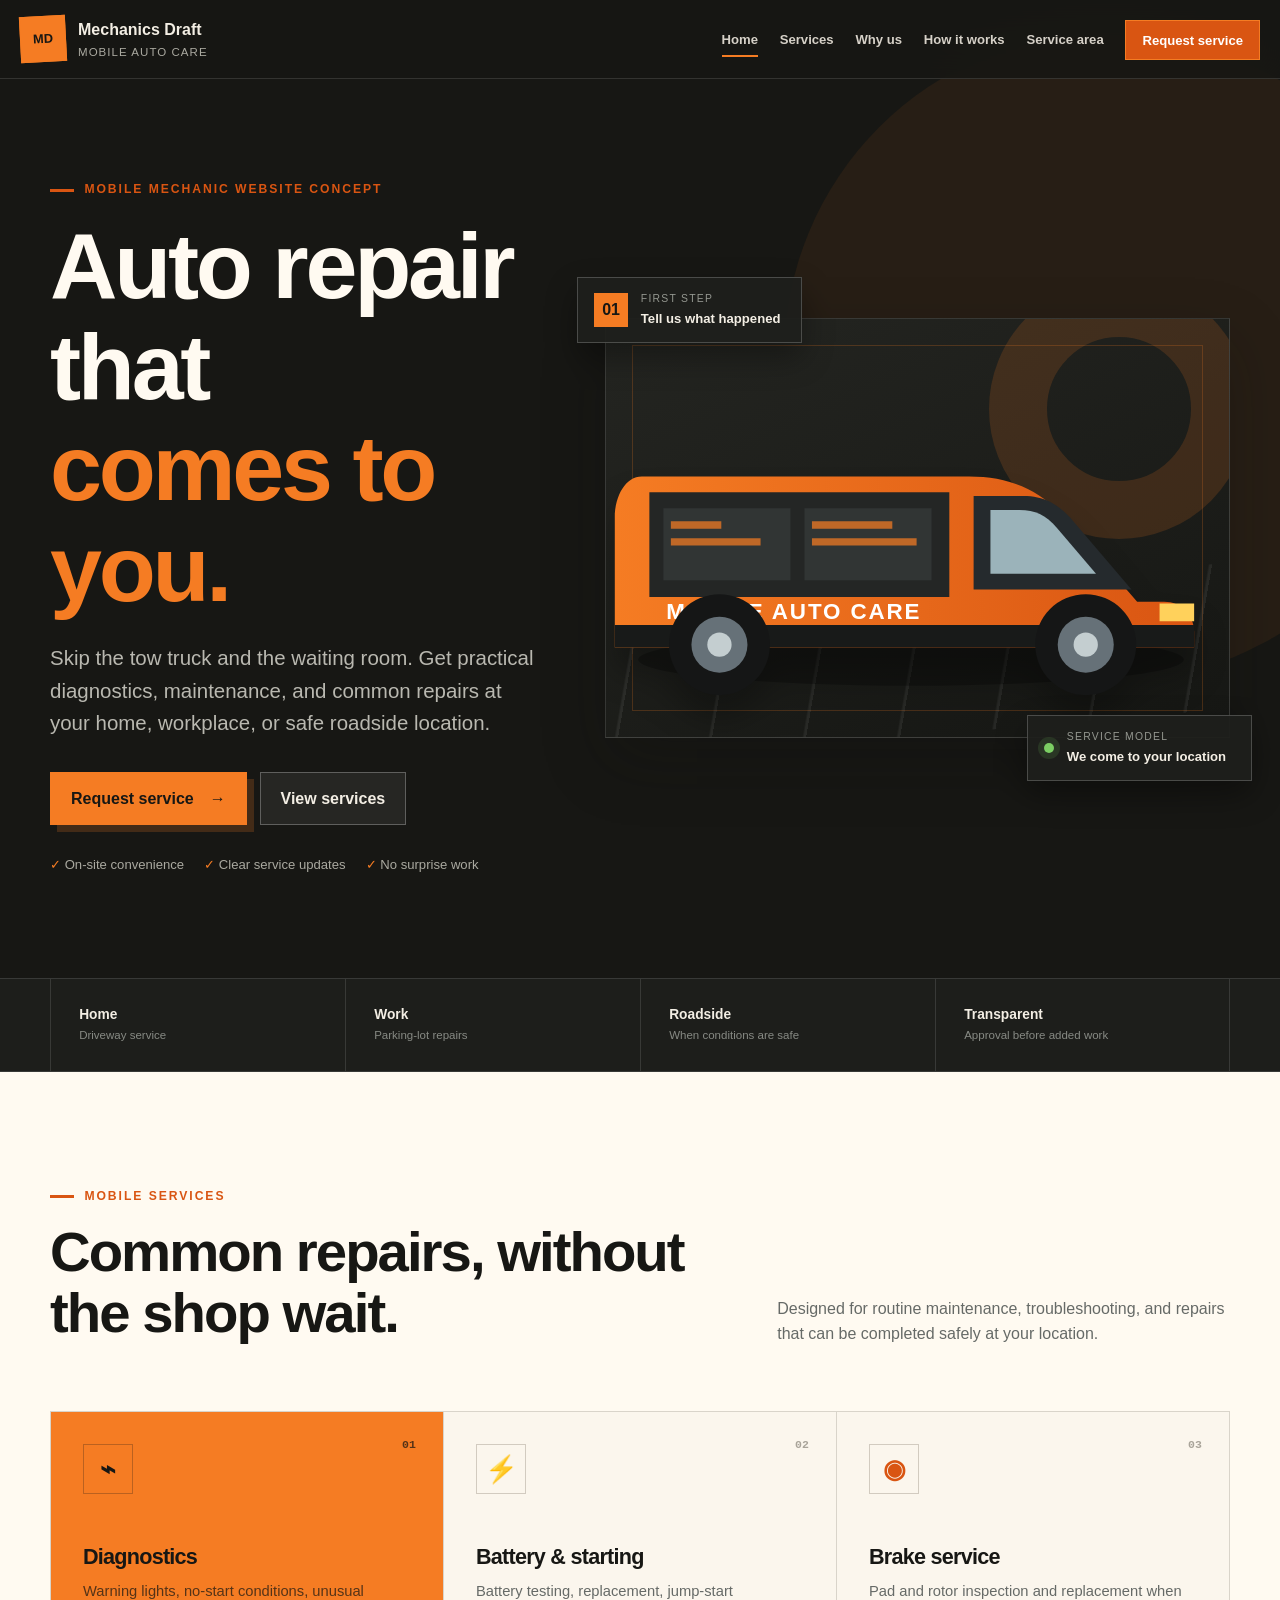
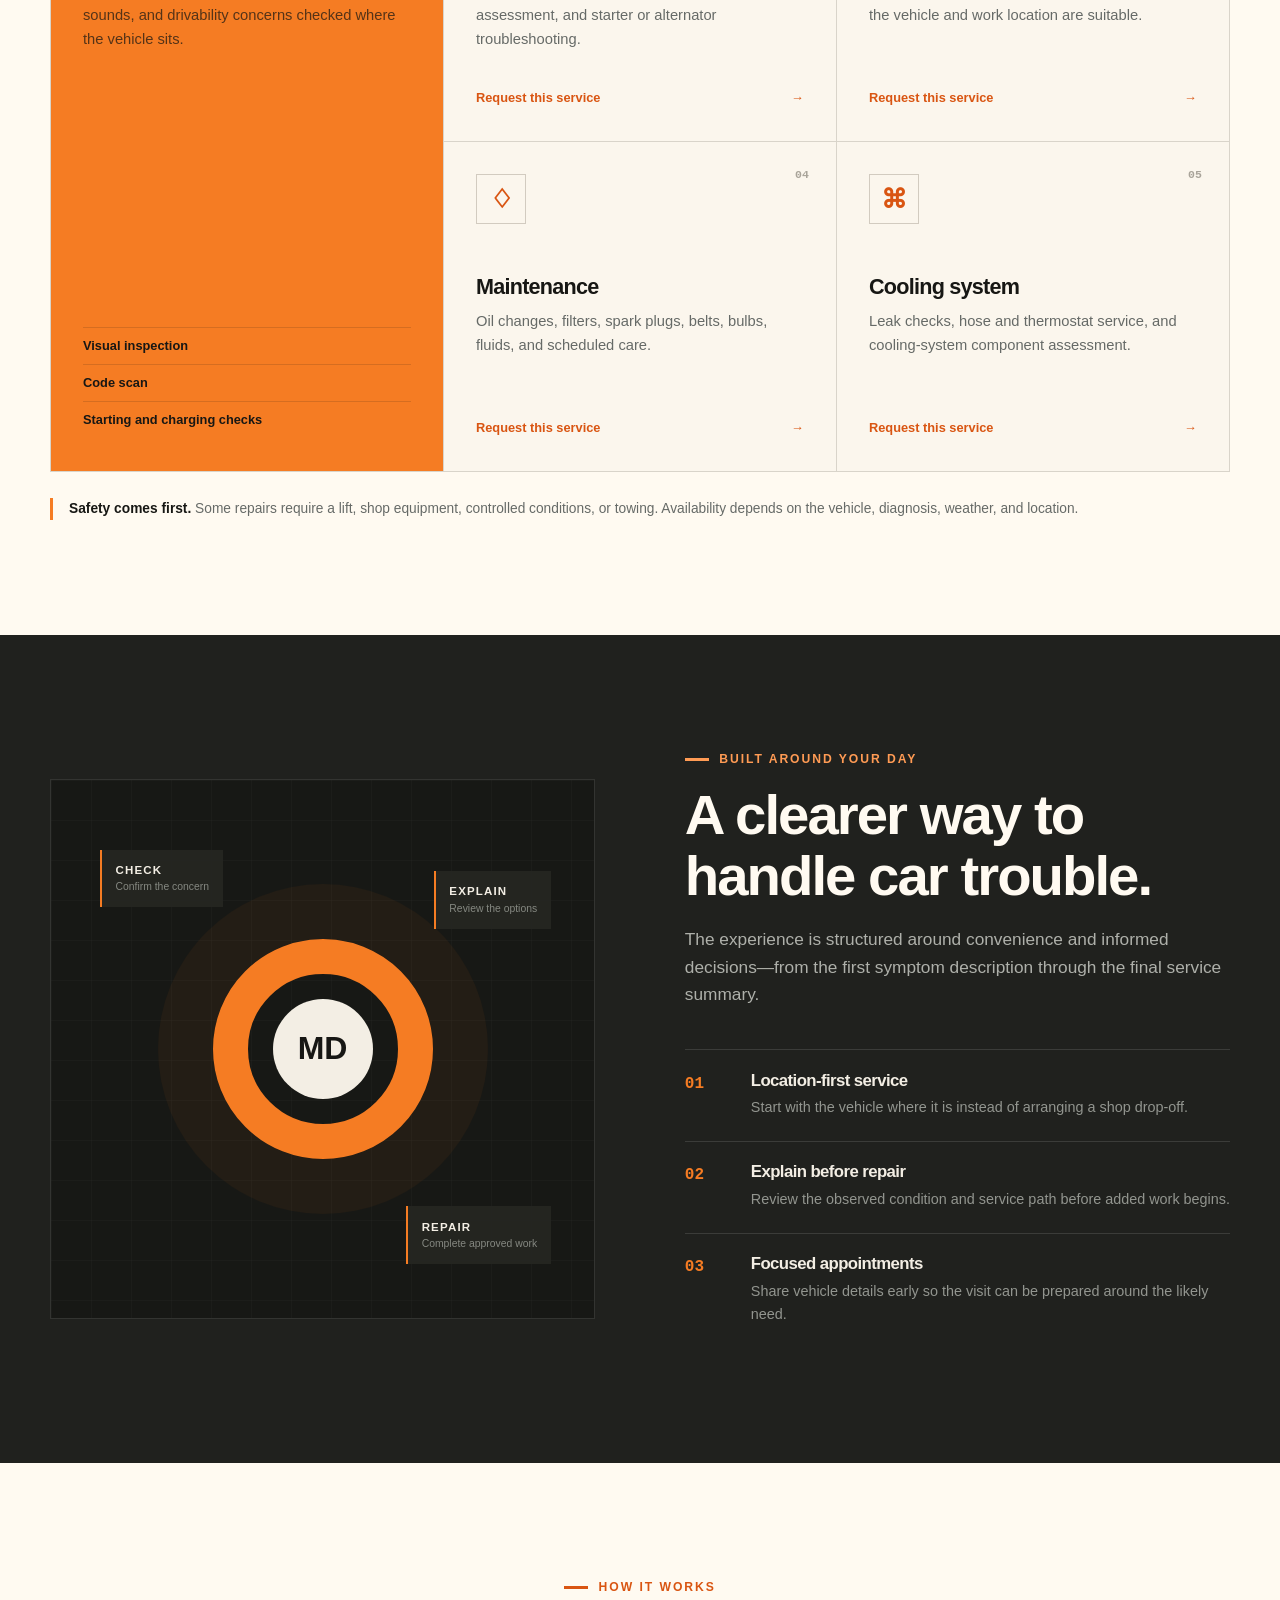
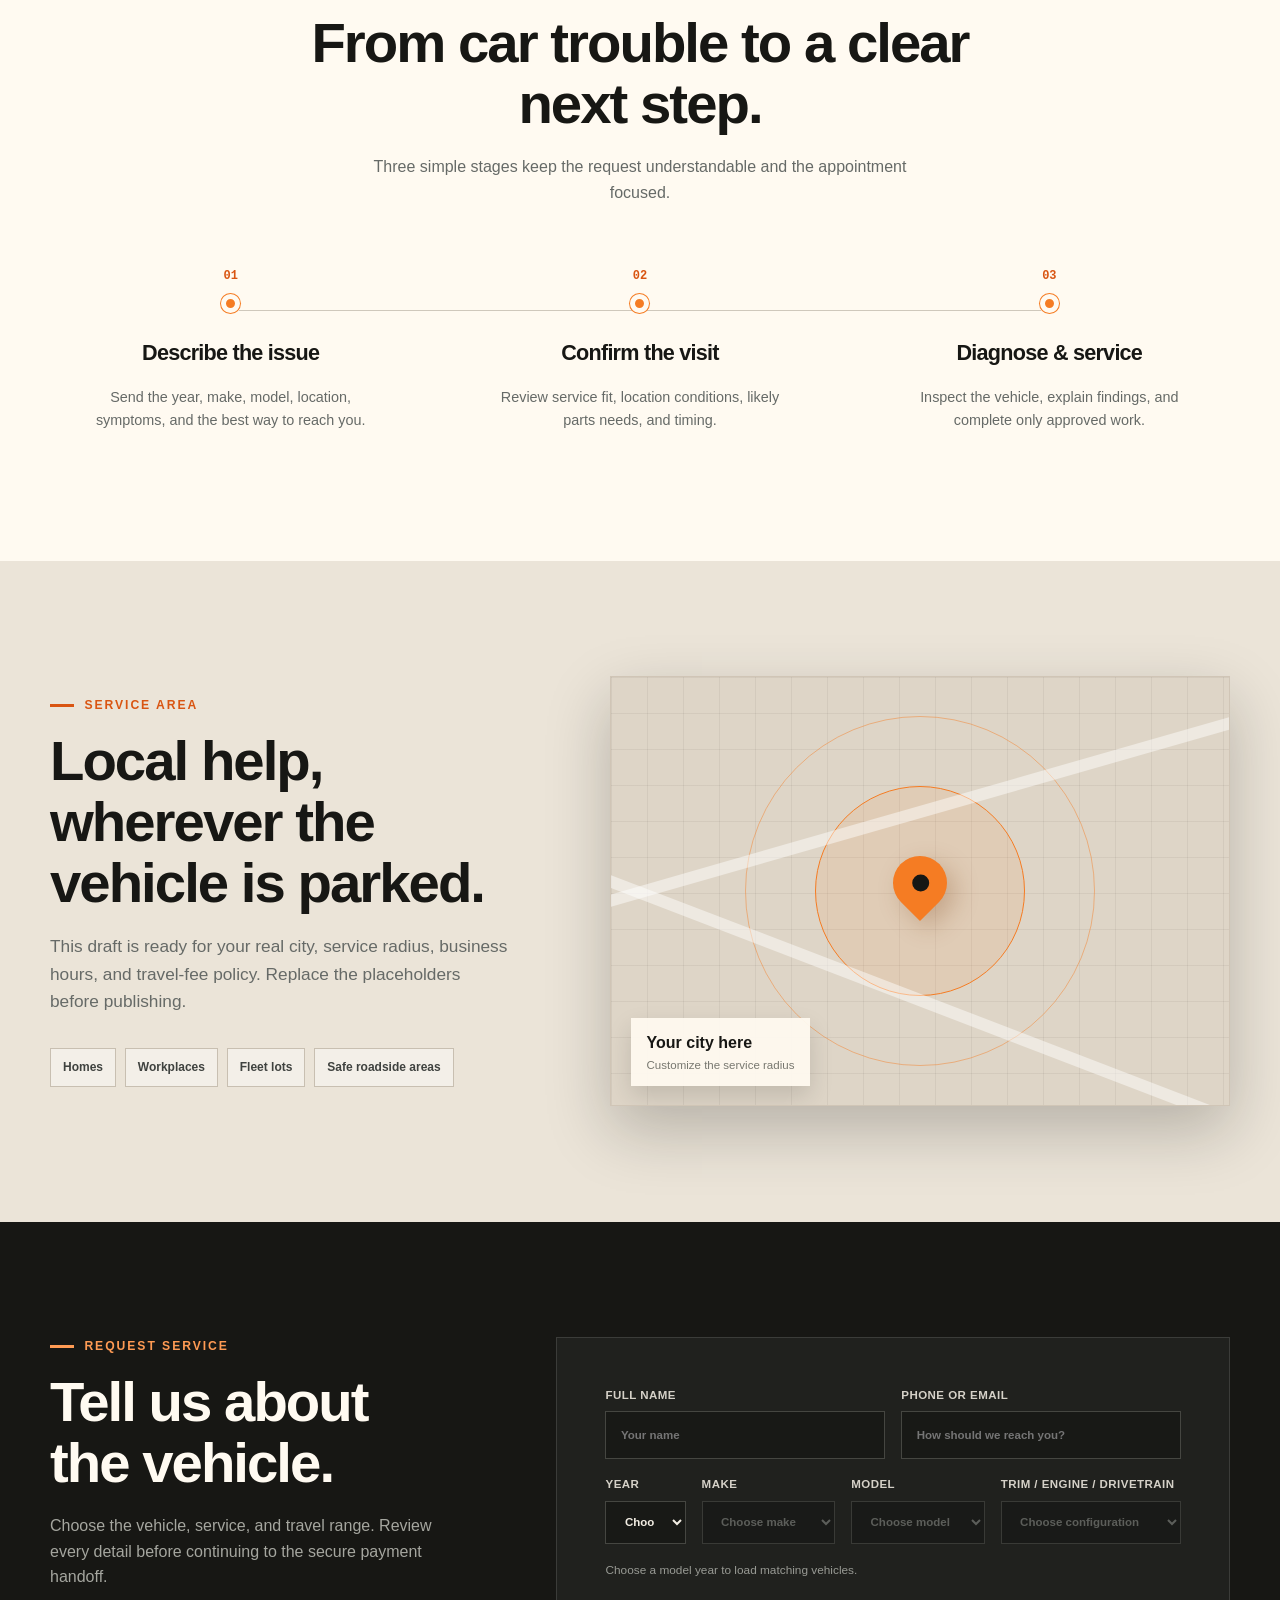
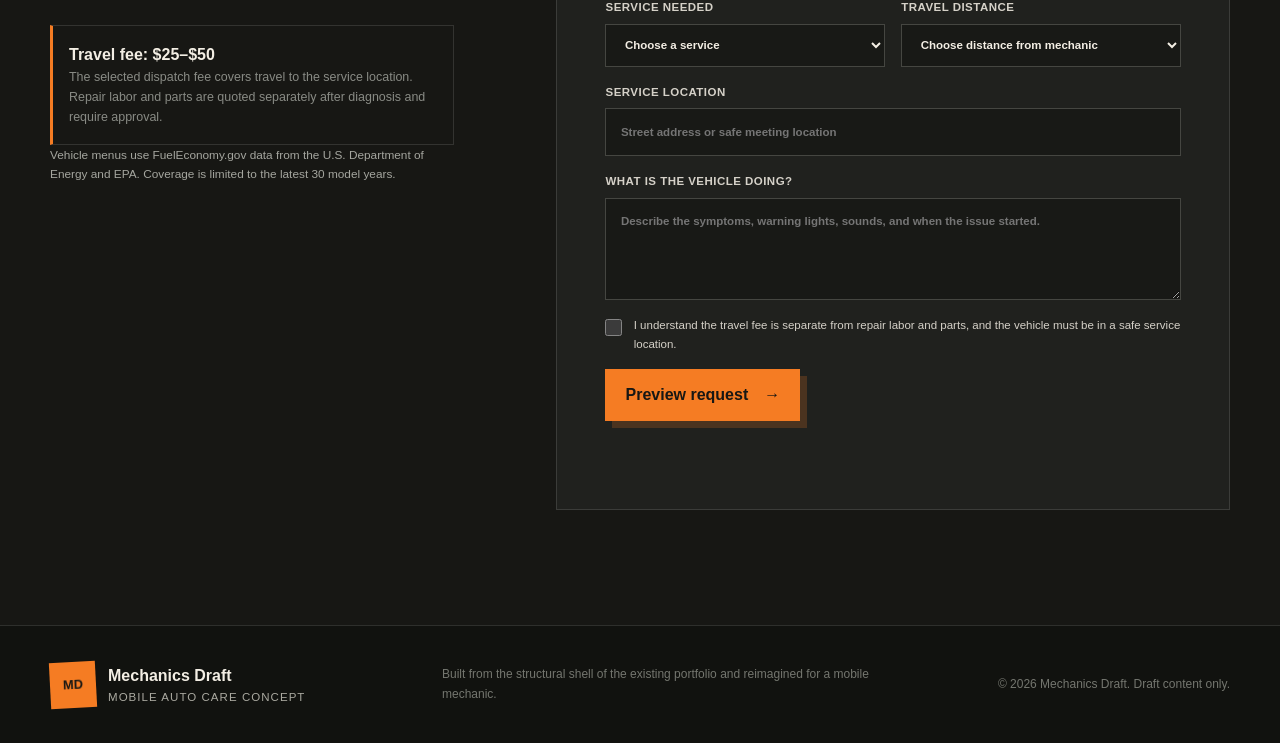
<file: index.html>
<!doctype html>
<html lang="en">
<head>
  <meta charset="utf-8">
  <meta name="viewport" content="width=device-width, initial-scale=1">
  <meta name="description" content="A polished mobile mechanic website concept for on-site diagnostics, maintenance, and repair.">
  <meta name="theme-color" content="#171714">
  <title>Mechanics Draft | Mobile Mechanic</title>
  <link rel="icon" href="assets/favicon.svg" type="image/svg+xml">
  <link rel="stylesheet" href="styles.css">
</head>
<body>
  <a class="skip-link" href="#main-content">Skip to main content</a>
  <header class="site-header" data-header>
    <nav class="nav" aria-label="Primary navigation">
      <a class="brand" href="#home" aria-label="Mechanics Draft home"><span class="brand-mark">MD</span><span><strong>Mechanics Draft</strong><small>Mobile auto care</small></span></a>
      <button class="nav-toggle" type="button" aria-controls="primary-menu" aria-expanded="false"><i></i><i></i><i></i><b class="visually-hidden">Toggle navigation</b></button>
      <ul class="nav-links" id="primary-menu">
        <li><a href="#home">Home</a></li><li><a href="#services">Services</a></li><li><a href="#why-us">Why us</a></li><li><a href="#process">How it works</a></li><li><a href="#service-area">Service area</a></li><li><a class="nav-cta" href="#request-service">Request service</a></li>
      </ul>
    </nav>
  </header>
  <main id="main-content">
    <section class="hero" id="home">
      <div class="section-inner hero-grid">
        <div class="hero-copy">
          <p class="eyebrow"><span></span>Mobile mechanic website concept</p>
          <h1>Auto repair that <em>comes to you.</em></h1>
          <p class="hero-lede">Skip the tow truck and the waiting room. Get practical diagnostics, maintenance, and common repairs at your home, workplace, or safe roadside location.</p>
          <div class="hero-actions"><a class="button button-primary" href="#request-service">Request service <span>→</span></a><a class="button button-ghost" href="#services">View services</a></div>
          <ul class="hero-points"><li>✓ On-site convenience</li><li>✓ Clear service updates</li><li>✓ No surprise work</li></ul>
        </div>
        <div class="hero-visual" aria-label="Mobile mechanic service vehicle illustration">
          <div class="status-card top"><b>01</b><span><small>First step</small><strong>Tell us what happened</strong></span></div>
          <div class="garage-scene">
            <div class="sun-ring"></div><div class="road-lines"></div>
            <svg class="service-van" viewBox="0 0 720 390" role="img" aria-label="Orange and charcoal mobile mechanic service van">
              <defs><linearGradient id="body" x1="0" x2="1"><stop stop-color="#f57c23"/><stop offset="1" stop-color="#d95512"/></linearGradient></defs>
              <ellipse cx="366" cy="326" rx="292" ry="28" fill="#000" opacity=".28"/><path d="M78 130h350c42 0 75 13 103 45l77 89h29c18 0 32 14 32 32v17H49V174c0-24 12-44 29-44Z" fill="url(#body)"/><path d="M433 151h53c22 0 37 8 53 26l63 74H433Z" fill="#252a2d"/><path d="M451 166h31c17 0 28 5 40 19l42 49H451Z" fill="#9bb3ba"/><path d="M86 147h321v112H86Z" fill="#242625"/><path d="M101 164h136v77H101Zm151 0h136v77H252Z" fill="#313534"/><path d="M109 178h54v8h-54Zm0 18h96v8h-96Zm151-18h86v8h-86Zm0 18h112v8H260Z" fill="#f57c23" opacity=".72"/><text x="104" y="282" fill="#fff" font-family="Arial" font-size="24" font-weight="800" letter-spacing="2">MOBILE AUTO CARE</text><path d="M49 289h620v24H49Z" fill="#181a19"/><g><circle cx="161" cy="310" r="54" fill="#151616"/><circle cx="161" cy="310" r="30" fill="#667178"/><circle cx="161" cy="310" r="13" fill="#c4ced0"/></g><g><circle cx="553" cy="310" r="54" fill="#151616"/><circle cx="553" cy="310" r="30" fill="#667178"/><circle cx="553" cy="310" r="13" fill="#c4ced0"/></g><path d="M632 266h37v19h-37Z" fill="#ffd15b"/>
            </svg>
          </div>
          <div class="status-card bottom"><i></i><span><small>Service model</small><strong>We come to your location</strong></span></div>
        </div>
      </div>
      <div class="trust-strip"><div class="section-inner trust-grid"><div><strong>Home</strong><span>Driveway service</span></div><div><strong>Work</strong><span>Parking-lot repairs</span></div><div><strong>Roadside</strong><span>When conditions are safe</span></div><div><strong>Transparent</strong><span>Approval before added work</span></div></div></div>
    </section>

    <section class="section services" id="services"><div class="section-inner">
      <div class="section-heading heading-row"><div><p class="eyebrow"><span></span>Mobile services</p><h2>Common repairs, without the shop wait.</h2></div><p>Designed for routine maintenance, troubleshooting, and repairs that can be completed safely at your location.</p></div>
      <div class="service-grid">
        <article class="service-card featured"><span class="number">01</span><b class="icon">⌁</b><h3>Diagnostics</h3><p>Warning lights, no-start conditions, unusual sounds, and drivability concerns checked where the vehicle sits.</p><ul><li>Visual inspection</li><li>Code scan</li><li>Starting and charging checks</li></ul></article>
        <article class="service-card"><span class="number">02</span><b class="icon">⚡</b><h3>Battery &amp; starting</h3><p>Battery testing, replacement, jump-start assessment, and starter or alternator troubleshooting.</p><a href="#request-service">Request this service <span>→</span></a></article>
        <article class="service-card"><span class="number">03</span><b class="icon">◉</b><h3>Brake service</h3><p>Pad and rotor inspection and replacement when the vehicle and work location are suitable.</p><a href="#request-service">Request this service <span>→</span></a></article>
        <article class="service-card"><span class="number">04</span><b class="icon">♢</b><h3>Maintenance</h3><p>Oil changes, filters, spark plugs, belts, bulbs, fluids, and scheduled care.</p><a href="#request-service">Request this service <span>→</span></a></article>
        <article class="service-card"><span class="number">05</span><b class="icon">⌘</b><h3>Cooling system</h3><p>Leak checks, hose and thermostat service, and cooling-system component assessment.</p><a href="#request-service">Request this service <span>→</span></a></article>
      </div><p class="scope-note"><strong>Safety comes first.</strong> Some repairs require a lift, shop equipment, controlled conditions, or towing. Availability depends on the vehicle, diagnosis, weather, and location.</p>
    </div></section>

    <section class="section why" id="why-us"><div class="section-inner split-layout">
      <div class="workbench" aria-hidden="true"><div class="bench-grid"></div><div class="tool-ring"><span>MD</span></div><div class="mini-label a"><b>CHECK</b><small>Confirm the concern</small></div><div class="mini-label b"><b>EXPLAIN</b><small>Review the options</small></div><div class="mini-label c"><b>REPAIR</b><small>Complete approved work</small></div></div>
      <div class="why-copy"><p class="eyebrow light"><span></span>Built around your day</p><h2>A clearer way to handle car trouble.</h2><p class="section-lede">The experience is structured around convenience and informed decisions—from the first symptom description through the final service summary.</p><div class="benefit-list"><article><b>01</b><div><h3>Location-first service</h3><p>Start with the vehicle where it is instead of arranging a shop drop-off.</p></div></article><article><b>02</b><div><h3>Explain before repair</h3><p>Review the observed condition and service path before added work begins.</p></div></article><article><b>03</b><div><h3>Focused appointments</h3><p>Share vehicle details early so the visit can be prepared around the likely need.</p></div></article></div></div>
    </div></section>

    <section class="section process" id="process"><div class="section-inner"><div class="section-heading centered"><p class="eyebrow"><span></span>How it works</p><h2>From car trouble to a clear next step.</h2><p>Three simple stages keep the request understandable and the appointment focused.</p></div><ol class="process-grid"><li><span>01</span><i></i><h3>Describe the issue</h3><p>Send the year, make, model, location, symptoms, and the best way to reach you.</p></li><li><span>02</span><i></i><h3>Confirm the visit</h3><p>Review service fit, location conditions, likely parts needs, and timing.</p></li><li><span>03</span><i></i><h3>Diagnose &amp; service</h3><p>Inspect the vehicle, explain findings, and complete only approved work.</p></li></ol></div></section>

    <section class="section area" id="service-area"><div class="section-inner area-grid"><div><p class="eyebrow"><span></span>Service area</p><h2>Local help, wherever the vehicle is parked.</h2><p class="section-lede">This draft is ready for your real city, service radius, business hours, and travel-fee policy. Replace the placeholders before publishing.</p><div class="area-tags"><span>Homes</span><span>Workplaces</span><span>Fleet lots</span><span>Safe roadside areas</span></div></div><div class="map-card" aria-label="Placeholder service radius graphic"><div class="map-grid"></div><i class="radius one"></i><i class="radius two"></i><div class="map-pin"><span></span></div><b class="road r1"></b><b class="road r2"></b><p><strong>Your city here</strong><span>Customize the service radius</span></p></div></div></section>

    <section class="section request" id="request-service"><div class="section-inner request-grid"><div class="request-copy"><p class="eyebrow light"><span></span>Request service</p><h2>Tell us about the vehicle.</h2><p>Choose the vehicle, service, and travel range. Review every detail before continuing to the secure payment handoff.</p><div class="contact-note"><strong>Travel fee: $25–$50</strong><span>The selected dispatch fee covers travel to the service location. Repair labor and parts are quoted separately after diagnosis and require approval.</span></div><p class="data-credit">Vehicle menus use FuelEconomy.gov data from the U.S. Department of Energy and EPA. Coverage is limited to the latest 30 model years.</p></div><form class="service-form" id="service-form" novalidate><div class="field-row"><label>Full name<input name="name" autocomplete="name" placeholder="Your name" required></label><label>Phone or email<input name="contact" autocomplete="email" placeholder="How should we reach you?" required></label></div><div class="vehicle-fields"><label>Year<select name="year" id="vehicle-year" required><option value="">Choose year</option></select></label><label>Make<select name="make" id="vehicle-make" required disabled><option value="">Choose make</option></select></label><label>Model<select name="model" id="vehicle-model" required disabled><option value="">Choose model</option></select></label><label>Trim / engine / drivetrain<select name="trim" id="vehicle-trim" required disabled><option value="">Choose configuration</option></select></label></div><p class="vehicle-status" id="vehicle-status" role="status" aria-live="polite">Choose a model year to load matching vehicles.</p><div class="field-row"><label>Service needed<select name="service" required><option value="">Choose a service</option><option>Diagnostics / warning light</option><option>Battery / starting issue</option><option>Brake service</option><option>Routine maintenance</option><option>Cooling system</option><option>Other / not sure</option></select></label><label>Travel distance<select name="distance" id="travel-distance" required><option value="">Choose distance from mechanic</option><option value="25">Up to 5 miles — $25</option><option value="35">6–15 miles — $35</option><option value="50">16–30 miles — $50</option></select></label></div><label>Service location<input name="location" autocomplete="street-address" placeholder="Street address or safe meeting location" required></label><label>What is the vehicle doing?<textarea name="details" rows="4" placeholder="Describe the symptoms, warning lights, sounds, and when the issue started." required></textarea></label><label class="consent"><input type="checkbox" required><span>I understand the travel fee is separate from repair labor and parts, and the vehicle must be in a safe service location.</span></label><button class="button button-primary" type="submit">Preview request <span>→</span></button><p class="form-status" id="form-status" role="status" aria-live="polite"></p></form></div></section>
  </main>
  <dialog class="request-preview" id="request-preview" aria-labelledby="preview-title"><div class="preview-head"><div><p class="eyebrow"><span></span>Review before payment</p><h2 id="preview-title">Service request preview</h2></div><button class="preview-close" type="button" data-close-preview aria-label="Close preview">×</button></div><div class="preview-body" id="preview-body"></div><div class="preview-total"><span>Travel / dispatch fee due now</span><strong id="preview-fee">$0</strong></div><p class="preview-disclaimer">The travel fee is not a repair estimate. Parts and labor are quoted after inspection and require separate approval.</p><div class="preview-actions"><button class="button button-ghost" type="button" data-close-preview>Edit request</button><a class="button button-primary" id="continue-payment" href="checkout.html">Continue to secure card payment <span>→</span></a></div></dialog>
  <footer class="site-footer"><div class="section-inner footer-grid"><a class="brand" href="#home"><span class="brand-mark">MD</span><span><strong>Mechanics Draft</strong><small>Mobile auto care concept</small></span></a><p>Built from the structural shell of the existing portfolio and reimagined for a mobile mechanic.</p><p>© <span id="current-year"></span> Mechanics Draft. Draft content only.</p></div></footer>
  <script src="script.js"></script><script src="booking.js"></script>
</body>
</html>
</file>
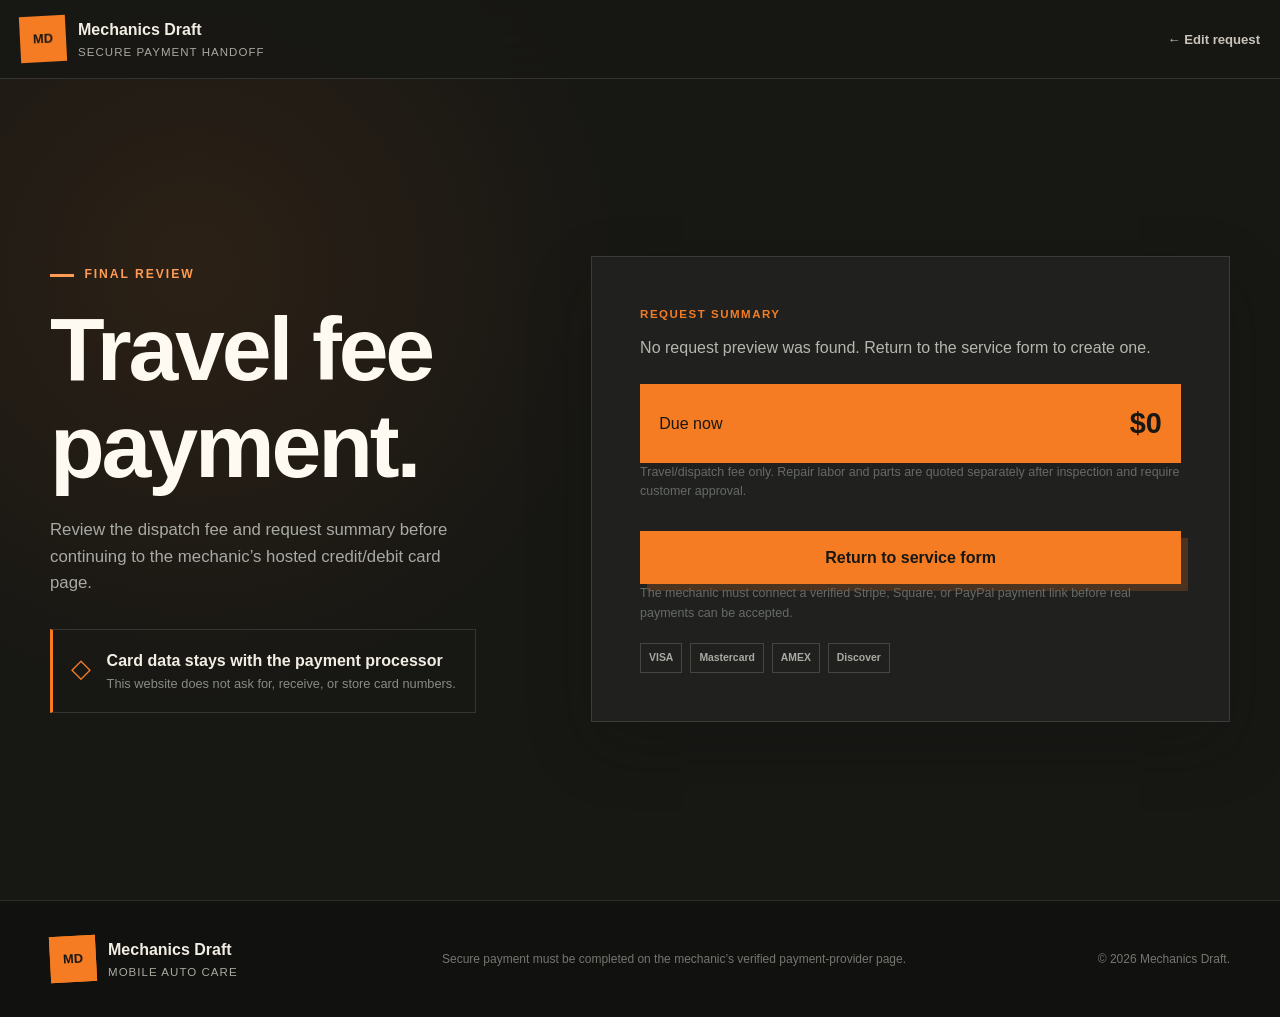
<file: checkout.html>
<!doctype html><html lang="en"><head><meta charset="utf-8"><meta name="viewport" content="width=device-width,initial-scale=1"><meta name="description" content="Secure travel-fee payment handoff for Mechanics Draft mobile auto care."><meta name="theme-color" content="#171714"><title>Secure Payment | Mechanics Draft</title><link rel="icon" href="assets/favicon.svg" type="image/svg+xml"><link rel="stylesheet" href="styles.css"></head><body class="checkout-page"><header class="site-header"><nav class="nav" aria-label="Checkout navigation"><a class="brand" href="index.html"><span class="brand-mark">MD</span><span><strong>Mechanics Draft</strong><small>Secure payment handoff</small></span></a><a class="checkout-back" href="index.html#request-service">← Edit request</a></nav></header><main class="checkout-main"><section class="section-inner checkout-grid"><div class="checkout-copy"><p class="eyebrow light"><span></span>Final review</p><h1>Travel fee payment.</h1><p>Review the dispatch fee and request summary before continuing to the mechanic’s hosted credit/debit card page.</p><div class="secure-note"><span aria-hidden="true">◇</span><div><strong>Card data stays with the payment processor</strong><p>This website does not ask for, receive, or store card numbers.</p></div></div></div><div class="checkout-card"><p class="checkout-kicker">Request summary</p><div id="checkout-summary" class="checkout-summary"></div><div class="checkout-total"><span>Due now</span><strong id="checkout-total">$0</strong></div><p class="checkout-fineprint">Travel/dispatch fee only. Repair labor and parts are quoted separately after inspection and require customer approval.</p><a class="button button-primary payment-button" id="payment-button" href="#" aria-disabled="true">Merchant payment setup required</a><p class="payment-status" id="payment-status" role="status">The mechanic must connect a verified Stripe, Square, or PayPal payment link before real payments can be accepted.</p><div class="card-marks" aria-label="Expected supported card types"><span>VISA</span><span>Mastercard</span><span>AMEX</span><span>Discover</span></div></div></section></main><footer class="site-footer"><div class="section-inner footer-grid"><a class="brand" href="index.html"><span class="brand-mark">MD</span><span><strong>Mechanics Draft</strong><small>Mobile auto care</small></span></a><p>Secure payment must be completed on the mechanic’s verified payment-provider page.</p><p>© <span id="current-year"></span> Mechanics Draft.</p></div></footer><script src="checkout.js"></script></body></html>
</file>
<file: styles.css>
:root{color-scheme:dark;--ink:#171714;--soft:#20211e;--cream:#f3eee4;--paper:#fffaf1;--orange:#f57c23;--orange2:#d95512;--yellow:#f4c44e;--line:rgba(255,255,255,.12);--shadow:0 24px 60px rgba(16,16,13,.24);--max:1180px;--header:78px}*{box-sizing:border-box}html{scroll-behavior:smooth;scroll-padding-top:calc(var(--header) + 18px)}body{margin:0;background:var(--ink);color:var(--cream);font:16px/1.6 Arial,Helvetica,sans-serif;overflow-x:hidden}body.nav-open{overflow:hidden}a{color:inherit;text-decoration:none}button,input,select,textarea{font:inherit}a:focus-visible,button:focus-visible,input:focus-visible,select:focus-visible,textarea:focus-visible{outline:3px solid var(--yellow);outline-offset:3px}p,h1,h2,h3{margin-top:0}p{color:#666a67}h1,h2,h3{line-height:1.08;letter-spacing:-.035em}h1{margin-bottom:1.4rem;font-size:clamp(3.25rem,7.3vw,6.7rem);font-weight:900}h2{margin-bottom:1.2rem;color:var(--ink);font-size:clamp(2.3rem,4.4vw,4.3rem);font-weight:900}h3{color:var(--ink);font-size:1.35rem}.skip-link{position:fixed;top:-5rem;left:1rem;z-index:999;padding:.7rem 1rem;background:var(--yellow);color:var(--ink);font-weight:800}.skip-link:focus{top:1rem}.visually-hidden{position:absolute;width:1px;height:1px;margin:-1px;padding:0;overflow:hidden;clip:rect(0,0,0,0);white-space:nowrap;border:0}.section-inner{width:min(calc(100% - 2.5rem),var(--max));margin-inline:auto}.section{padding:clamp(5rem,9vw,8.5rem) 0}.eyebrow{display:flex;align-items:center;gap:.65rem;margin-bottom:1rem;color:var(--orange2);font-size:.76rem;font-weight:900;letter-spacing:.16em;text-transform:uppercase}.eyebrow>span{width:24px;height:3px;background:currentColor}.eyebrow.light{color:#ff9b54}.section-lede{max-width:650px;font-size:1.08rem}
.site-header{position:fixed;inset:0 0 auto;z-index:100;border-bottom:1px solid var(--line);background:rgba(23,23,20,.88);backdrop-filter:blur(18px);transition:.25s}.site-header.is-scrolled{background:rgba(23,23,20,.97);box-shadow:0 10px 35px #0005}.nav{min-height:var(--header);width:min(calc(100% - 2.5rem),1320px);margin:auto;display:flex;align-items:center;justify-content:space-between;gap:2rem}.brand{display:inline-flex;align-items:center;gap:.75rem;flex-shrink:0}.brand-mark{width:46px;height:46px;display:grid;place-items:center;border:1px solid #f57c23;background:var(--orange);color:var(--ink);font-size:.8rem;font-weight:900;transform:rotate(-3deg)}.brand strong,.brand small{display:block}.brand strong{color:var(--cream);font-size:1rem}.brand small{color:#aaa9a0;font-size:.72rem;letter-spacing:.09em;text-transform:uppercase}.nav-links{display:flex;align-items:center;gap:clamp(.8rem,1.7vw,1.7rem);margin:0;padding:0;list-style:none}.nav-links a{position:relative;color:#d6d1c8;font-size:.82rem;font-weight:750}.nav-links a:not(.nav-cta):after{content:"";position:absolute;right:0;bottom:-.6rem;left:0;height:2px;background:var(--orange);transform:scaleX(0);transition:.2s}.nav-links a:hover:after,.nav-links a.active:after{transform:scaleX(1)}.nav-cta{padding:.72rem 1rem;border:1px solid var(--orange);color:#fff!important;background:var(--orange2)}.nav-toggle{display:none;width:46px;height:44px;border:1px solid var(--line);background:transparent;cursor:pointer}.nav-toggle i{display:block;width:23px;height:2px;margin:5px auto;background:var(--cream);transition:.2s}
.hero{position:relative;min-height:100svh;padding-top:var(--header);overflow:hidden;background:var(--ink)}.hero:before{content:"";position:absolute;width:650px;height:650px;top:3%;right:-12%;border-radius:50%;background:#f57c2312}.hero-grid{position:relative;z-index:1;min-height:calc(100svh - var(--header) - 92px);display:grid;grid-template-columns:minmax(0,.88fr) minmax(500px,1.12fr);align-items:center;gap:clamp(2rem,5vw,6rem);padding-block:clamp(4rem,8vw,7rem)}.hero h1{max-width:750px;color:var(--paper)}.hero h1 em{display:block;color:var(--orange);font-style:normal}.hero-lede{max-width:640px;color:#b9b8b0;font-size:clamp(1.06rem,1.7vw,1.28rem)}.hero-actions{display:flex;flex-wrap:wrap;gap:.8rem;margin:2rem 0 1.8rem}.button{min-height:52px;display:inline-flex;align-items:center;justify-content:center;gap:1rem;padding:.8rem 1.25rem;border:1px solid transparent;color:var(--ink);font-weight:900;cursor:pointer;transition:.2s}.button:hover{transform:translateY(-2px)}.button-primary{background:var(--orange);box-shadow:7px 7px 0 #f57c2333}.button-ghost{border-color:#fff4;color:var(--cream);background:#fff1}.hero-points{display:flex;flex-wrap:wrap;gap:1.25rem;margin:0;padding:0;color:#aaa9a0;font-size:.82rem;list-style:none}.hero-points li:first-letter{color:var(--orange)}.hero-visual{position:relative;min-height:550px;display:grid;align-items:center}.garage-scene{position:relative;min-height:420px;border:1px solid #fff2;background:linear-gradient(155deg,#242521,#161714);overflow:hidden;box-shadow:var(--shadow)}.garage-scene:before{content:"";position:absolute;inset:26px;border:1px solid #f57c2338}.sun-ring{position:absolute;width:260px;height:260px;top:-40px;right:-20px;border:58px solid #f57c2328;border-radius:50%}.road-lines{position:absolute;inset:65% -10% 0;background:repeating-linear-gradient(100deg,transparent 0 90px,#fff1 92px 94px);transform:skewY(-5deg)}.service-van{position:absolute;width:108%;left:-6%;bottom:17px;filter:drop-shadow(0 24px 15px #0004)}.status-card{position:absolute;z-index:4;display:flex;align-items:center;gap:.8rem;min-width:225px;padding:.82rem 1rem;border:1px solid #fff3;background:#1e1f1cf0;box-shadow:0 14px 32px #0005}.status-card.top{top:24px;left:-28px}.status-card.bottom{right:-22px;bottom:22px}.status-card small,.status-card strong{display:block}.status-card small{color:#949790;font-size:.65rem;letter-spacing:.12em;text-transform:uppercase}.status-card strong{font-size:.82rem}.status-card>b{display:grid;width:34px;height:34px;place-items:center;background:var(--orange);color:var(--ink)}.status-card>i{width:10px;height:10px;border-radius:50%;background:#7bcf63;box-shadow:0 0 0 6px #7bcf6322}.trust-strip{position:relative;z-index:3;border-block:1px solid var(--line);background:#1d1e1b}.trust-grid{min-height:92px;display:grid;grid-template-columns:repeat(4,1fr)}.trust-grid>div{display:flex;flex-direction:column;justify-content:center;padding:1rem clamp(1rem,2.2vw,2rem);border-left:1px solid var(--line)}.trust-grid>div:last-child{border-right:1px solid var(--line)}.trust-grid strong{font-size:.86rem}.trust-grid span{color:#878a84;font-size:.72rem}
.services,.process{background:var(--paper)}.heading-row{display:grid;grid-template-columns:1.2fr .8fr;align-items:end;gap:3rem;margin-bottom:3rem}.heading-row>p{max-width:470px;justify-self:end}.service-grid{display:grid;grid-template-columns:repeat(3,1fr);border-top:1px solid #d9d4ca;border-left:1px solid #d9d4ca}.service-card{position:relative;min-height:330px;display:flex;flex-direction:column;padding:2rem;border-right:1px solid #d9d4ca;border-bottom:1px solid #d9d4ca;background:#fbf6ed;transition:.25s}.service-card:hover{z-index:1;background:#fff;transform:translateY(-4px);box-shadow:0 18px 40px #2c26171a}.service-card.featured{grid-row:span 2;background:var(--orange)}.service-card .number{position:absolute;top:1.6rem;right:1.7rem;color:#a9a49a;font:700 .72rem monospace}.featured .number,.featured p{color:#171714b8}.service-card .icon{width:50px;height:50px;display:grid;place-items:center;margin-bottom:3.2rem;border:1px solid #d2cbc0;color:var(--orange2);font-size:1.65rem}.featured .icon{border-color:#17171444;color:var(--ink)}.service-card h3{margin-bottom:.75rem}.service-card p{margin-bottom:1.5rem;font-size:.92rem}.service-card ul{margin:auto 0 0;padding:0;color:var(--ink);list-style:none}.service-card li{padding:.5rem 0;border-top:1px solid #17171425;font-size:.8rem;font-weight:700}.service-card a{margin-top:auto;color:var(--orange2);font-size:.8rem;font-weight:850}.service-card a span{float:right}.scope-note{margin:1.6rem 0 0;padding-left:1rem;border-left:3px solid var(--orange);font-size:.86rem}.scope-note strong{color:var(--ink)}
.why{background:var(--soft)}.split-layout{display:grid;grid-template-columns:1fr 1fr;gap:clamp(3rem,7vw,7rem);align-items:center}.why h2{color:var(--paper)}.why-copy>p:not(.eyebrow){color:#aeb0aa}.benefit-list{margin-top:2.5rem}.benefit-list article{display:grid;grid-template-columns:50px 1fr;gap:1rem;padding:1.35rem 0;border-top:1px solid var(--line)}.benefit-list>b{color:var(--orange)}.benefit-list article>b{color:var(--orange);font-family:monospace}.benefit-list h3{margin-bottom:.4rem;color:var(--cream);font-size:1.05rem}.benefit-list p{margin:0;color:#92958f;font-size:.9rem}.workbench{position:relative;min-height:540px;border:1px solid var(--line);background:#171815;overflow:hidden}.bench-grid{position:absolute;inset:0;opacity:.32;background-image:linear-gradient(#fff1 1px,transparent 1px),linear-gradient(90deg,#fff1 1px,transparent 1px);background-size:40px 40px}.tool-ring{position:absolute;top:50%;left:50%;width:220px;height:220px;display:grid;place-items:center;border:35px solid var(--orange);border-radius:50%;transform:translate(-50%,-50%);box-shadow:0 0 0 55px #f57c230d}.tool-ring span{width:100px;height:100px;display:grid;place-items:center;border-radius:50%;background:var(--cream);color:var(--ink);font-size:2rem;font-weight:900}.mini-label{position:absolute;padding:.7rem .85rem;border-left:2px solid var(--orange);background:#252622ee}.mini-label b,.mini-label small{display:block}.mini-label b{font-size:.72rem;letter-spacing:.1em}.mini-label small{color:#858881;font-size:.65rem}.mini-label.a{top:13%;left:9%}.mini-label.b{top:17%;right:8%}.mini-label.c{right:8%;bottom:10%}
.centered{max-width:760px;margin:0 auto 4rem;text-align:center}.centered .eyebrow{justify-content:center}.centered>p:last-child{max-width:580px;margin-inline:auto}.process-grid{position:relative;display:grid;grid-template-columns:repeat(3,1fr);gap:3rem;margin:0;padding:0;list-style:none}.process-grid:before{content:"";position:absolute;top:41px;left:16%;right:16%;height:1px;background:#cfc8bc}.process-grid li{text-align:center}.process-grid li>span{display:block;margin-bottom:.7rem;color:var(--orange2);font:700 .75rem monospace}.process-grid li>i{position:relative;z-index:1;display:block;width:19px;height:19px;margin:0 auto 1.7rem;border:5px solid var(--paper);border-radius:50%;background:var(--orange);box-shadow:0 0 0 1px var(--orange)}.process-grid p{max-width:310px;margin-inline:auto;font-size:.9rem}
.area{background:#ebe4d8}.area-grid{display:grid;grid-template-columns:.85fr 1.15fr;align-items:center;gap:clamp(3rem,8vw,8rem)}.area-tags{display:flex;flex-wrap:wrap;gap:.55rem;margin-top:2rem}.area-tags span{padding:.55rem .75rem;border:1px solid #c8bfb1;color:#3f423f;background:#fff6;font-size:.75rem;font-weight:800}.map-card{position:relative;min-height:430px;border:1px solid #d0c5b6;background:#ded5c7;overflow:hidden;box-shadow:var(--shadow)}.map-grid{position:absolute;inset:0;background-image:linear-gradient(#504d4714 1px,transparent 1px),linear-gradient(90deg,#504d4714 1px,transparent 1px);background-size:36px 36px}.radius{position:absolute;top:50%;left:50%;border:1px solid var(--orange);border-radius:50%;transform:translate(-50%,-50%)}.radius.one{width:210px;height:210px;background:#f57c231a}.radius.two{width:350px;height:350px;opacity:.46}.map-pin{position:absolute;top:50%;left:50%;width:54px;height:54px;display:grid;place-items:center;border-radius:50% 50% 50% 0;background:var(--orange);transform:translate(-50%,-65%) rotate(-45deg);box-shadow:0 12px 24px #7c411444}.map-pin span{width:17px;height:17px;border-radius:50%;background:var(--ink)}.road{position:absolute;height:12px;background:#ffffff77}.road.r1{width:130%;top:28%;left:-10%;transform:rotate(-16deg)}.road.r2{width:120%;bottom:22%;left:-8%;transform:rotate(21deg)}.map-card p{position:absolute;left:1.2rem;bottom:1.2rem;margin:0;padding:.75rem 1rem;background:#fffaf1ee;box-shadow:0 10px 25px #0002}.map-card p strong,.map-card p span{display:block}.map-card p strong{color:var(--ink)}.map-card p span{color:#77776f;font-size:.72rem}
.request{background:var(--ink)}.request-grid{display:grid;grid-template-columns:.75fr 1.25fr;gap:clamp(3rem,8vw,8rem);align-items:start}.request-copy{position:sticky;top:calc(var(--header) + 2rem)}.request h2{color:var(--paper)}.request-copy>p:not(.eyebrow){color:#a5a69f}.contact-note{margin-top:2.2rem;padding:1rem;border:1px solid var(--line);border-left:3px solid var(--orange)}.contact-note strong,.contact-note span{display:block}.contact-note span{color:#898b85;font-size:.78rem}.service-form{display:grid;gap:1rem;padding:clamp(1.5rem,4vw,3rem);border:1px solid var(--line);background:var(--soft)}.field-row{display:grid;grid-template-columns:repeat(2,1fr);gap:1rem}.field-row.three{grid-template-columns:.55fr 1fr 1fr}.service-form label{display:grid;gap:.45rem;color:#d5d1c8;font-size:.72rem;font-weight:850;letter-spacing:.04em;text-transform:uppercase}.service-form input,.service-form select,.service-form textarea{width:100%;border:1px solid #454641;border-radius:0;padding:.85rem .9rem;color:var(--cream);background:#181916;outline:none;text-transform:none}.service-form textarea{resize:vertical}.service-form input:focus,.service-form select:focus,.service-form textarea:focus{border-color:var(--orange);box-shadow:inset 3px 0 0 var(--orange)}.consent{grid-template-columns:auto 1fr!important;align-items:start;gap:.7rem!important;text-transform:none!important;font-weight:500!important;letter-spacing:0!important}.consent input{width:17px;height:17px;margin:.18rem 0 0;accent-color:var(--orange)}.service-form button{width:fit-content;border:0}.form-status{min-height:1.5rem;margin:0;color:#b9dba7;font-size:.85rem}.form-status.error{color:#ff9f91}
.site-footer{padding:2.2rem 0;border-top:1px solid var(--line);background:#11120f}.footer-grid{display:grid;grid-template-columns:1fr 1.3fr .8fr;align-items:center;gap:2rem}.footer-grid p{margin:0;color:#74766f;font-size:.75rem}.footer-grid p:last-child{text-align:right}[data-reveal]{opacity:0;transform:translateY(24px);transition:.6s}[data-reveal].is-visible{opacity:1;transform:none}
@media(max-width:1050px){.nav-toggle{display:block}.nav-toggle[aria-expanded=true] i:nth-child(1){transform:translateY(7px) rotate(45deg)}.nav-toggle[aria-expanded=true] i:nth-child(2){opacity:0}.nav-toggle[aria-expanded=true] i:nth-child(3){transform:translateY(-7px) rotate(-45deg)}.nav-links{position:fixed;top:var(--header);right:0;left:0;display:grid;gap:0;padding:.7rem 1.25rem 1.25rem;background:#171714fc;border-bottom:1px solid var(--line);transform:translateY(-125%);visibility:hidden;transition:.25s}.nav-links.is-open{transform:translateY(0);visibility:visible}.nav-links li{border-bottom:1px solid var(--line)}.nav-links a{display:block;padding:.85rem 0}.nav-links a:after{display:none}.nav-cta{margin-top:.5rem;padding-inline:1rem!important;text-align:center}.hero-grid{grid-template-columns:1fr}.hero-visual{width:min(100%,760px);margin:auto}}
@media(max-width:800px){.section-inner,.nav{width:min(calc(100% - 1.5rem),var(--max))}.section{padding-block:4.5rem}.hero-grid{padding-top:3.5rem}.hero-visual{min-height:450px}.garage-scene{min-height:350px}.trust-grid{grid-template-columns:1fr 1fr}.heading-row,.split-layout,.area-grid,.request-grid{grid-template-columns:1fr}.heading-row{gap:1rem}.heading-row>p{justify-self:start}.service-grid{grid-template-columns:1fr 1fr}.service-card.featured{grid-row:span 1}.workbench{min-height:440px}.request-copy{position:static}.footer-grid{grid-template-columns:1fr}.footer-grid p:last-child{text-align:left}}
@media(max-width:560px){.brand small{display:none}.hero h1{font-size:clamp(3rem,16vw,4.8rem)}.hero-points{display:grid;gap:.5rem}.hero-visual{min-height:360px}.garage-scene{min-height:290px}.status-card{min-width:0;padding:.65rem .75rem}.status-card.top{left:-4px}.status-card.bottom{right:-4px}.service-van{width:125%;left:-13%}.trust-grid,.service-grid,.process-grid,.field-row,.field-row.three{grid-template-columns:1fr}.process-grid{gap:2rem}.process-grid:before{display:none}.service-card{min-height:290px}.map-card{min-height:340px}.service-form{padding:1rem}}
@media(prefers-reduced-motion:reduce){html{scroll-behavior:auto}*,*:before,*:after{animation:none!important;transition-duration:.01ms!important}[data-reveal]{opacity:1;transform:none}}

/* Vehicle catalog, booking preview, and secure payment handoff */
.vehicle-fields{display:grid;grid-template-columns:.6fr 1fr 1fr 1.35fr;gap:1rem}.vehicle-status,.data-credit{margin:.1rem 0;color:#989a94;font-size:.74rem}.vehicle-status.error,.payment-status.error{color:#ff9f91}.service-form select:disabled{color:#777a74;cursor:not-allowed}.request-preview{width:min(760px,calc(100% - 2rem));max-height:calc(100vh - 2rem);padding:0;border:1px solid #4a4b45;background:#20211e;color:var(--cream);box-shadow:0 30px 90px #000b}.request-preview::backdrop{background:#080906d9;backdrop-filter:blur(5px)}.preview-head{display:flex;justify-content:space-between;gap:2rem;padding:2rem;border-bottom:1px solid var(--line)}.preview-head h2{margin:0;color:var(--paper);font-size:clamp(2rem,5vw,3.4rem)}.preview-close{width:42px;height:42px;border:1px solid var(--line);color:var(--cream);background:transparent;font-size:1.7rem;cursor:pointer}.preview-body{display:grid;padding:0 2rem}.preview-body>div,.checkout-summary>div{display:grid;grid-template-columns:150px 1fr;gap:1.2rem;padding:1rem 0;border-bottom:1px solid var(--line)}.preview-body span,.checkout-summary span{color:#8f928b;font-size:.72rem;text-transform:uppercase;letter-spacing:.08em}.preview-body strong,.checkout-summary strong{font-size:.9rem;overflow-wrap:anywhere}.preview-total,.checkout-total{display:flex;align-items:center;justify-content:space-between;margin:1.2rem 2rem 0;padding:1rem 1.2rem;background:var(--orange);color:var(--ink)}.preview-total strong,.checkout-total strong{font-size:1.8rem}.preview-disclaimer{margin:1rem 2rem;color:#a6a8a2;font-size:.78rem}.preview-actions{display:flex;justify-content:flex-end;gap:.8rem;padding:1.2rem 2rem 2rem}.checkout-page{min-height:100vh}.checkout-back{color:#c8c4bb;font-size:.82rem;font-weight:800}.checkout-main{min-height:calc(100vh - 140px);padding-top:var(--header);background:radial-gradient(circle at 15% 30%,#f57c2318,transparent 35%),var(--ink)}.checkout-grid{min-height:calc(100vh - var(--header));display:grid;grid-template-columns:.8fr 1.2fr;gap:clamp(3rem,9vw,9rem);align-items:center;padding-block:clamp(4rem,8vw,8rem)}.checkout-copy h1{color:var(--paper);font-size:clamp(3.3rem,7vw,6rem)}.checkout-copy>p:not(.eyebrow){color:#a9aaa4;font-size:1.05rem}.secure-note{display:flex;gap:1rem;margin-top:2rem;padding:1.1rem;border:1px solid var(--line);border-left:3px solid var(--orange)}.secure-note>span{color:var(--orange);font-size:1.6rem}.secure-note strong{display:block}.secure-note p{margin:0;color:#888b84;font-size:.8rem}.checkout-card{padding:clamp(1.5rem,4vw,3rem);border:1px solid var(--line);background:var(--soft);box-shadow:var(--shadow)}.checkout-kicker{color:var(--orange);font-size:.72rem;font-weight:900;letter-spacing:.13em;text-transform:uppercase}.checkout-total{margin:1.5rem 0 0}.checkout-fineprint,.payment-status{font-size:.78rem}.payment-button{width:100%;margin-top:1rem}.payment-button[aria-disabled=true]{background:#55564f;color:#c8c8c1;box-shadow:none;cursor:not-allowed}.card-marks{display:flex;flex-wrap:wrap;gap:.5rem;margin-top:1.2rem}.card-marks span{padding:.35rem .5rem;border:1px solid #454640;color:#a9aaa3;font-size:.65rem;font-weight:900}.empty-request{color:#b5b6b0}
@media(max-width:900px){.vehicle-fields{grid-template-columns:1fr 1fr}.checkout-grid{grid-template-columns:1fr}.checkout-copy{padding-top:2rem}}
@media(max-width:560px){.vehicle-fields{grid-template-columns:1fr}.preview-head,.preview-actions{padding:1.2rem}.preview-body{padding:0 1.2rem}.preview-body>div,.checkout-summary>div{grid-template-columns:1fr;gap:.25rem}.preview-total{margin-inline:1.2rem}.preview-disclaimer{margin-inline:1.2rem}.preview-actions{display:grid}.checkout-back{font-size:.7rem}}
</file>
